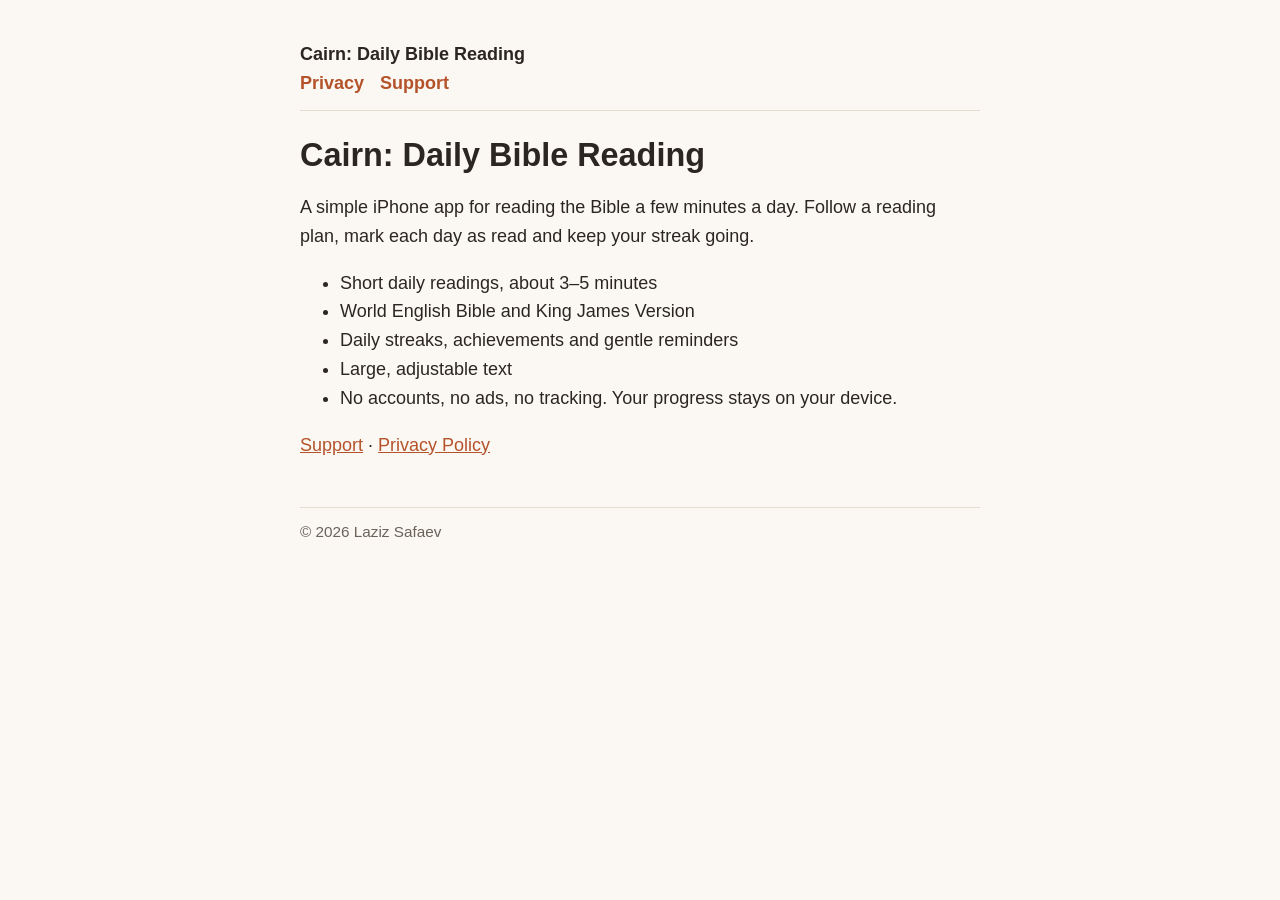
<file: index.html>
<!doctype html>
<html lang="en">
<head>
<meta charset="utf-8">
<meta name="viewport" content="width=device-width, initial-scale=1">
<title>Cairn: Daily Bible Reading</title>
<link rel="stylesheet" href="style.css">
</head>
<body>
<main>
<header>
  <a href="./">Cairn: Daily Bible Reading</a>
  <nav><a href="privacy.html">Privacy</a><a href="support.html">Support</a></nav>
</header>

<h1>Cairn: Daily Bible Reading</h1>
<p>A simple iPhone app for reading the Bible a few minutes a day. Follow a reading plan, mark each day as read and keep your streak going.</p>
<ul>
  <li>Short daily readings, about 3–5 minutes</li>
  <li>World English Bible and King James Version</li>
  <li>Daily streaks, achievements and gentle reminders</li>
  <li>Large, adjustable text</li>
  <li>No accounts, no ads, no tracking. Your progress stays on your device.</li>
</ul>
<p><a href="support.html">Support</a> · <a href="privacy.html">Privacy Policy</a></p>

<footer>© 2026 Laziz Safaev</footer>
</main>
</body>
</html>
</file>
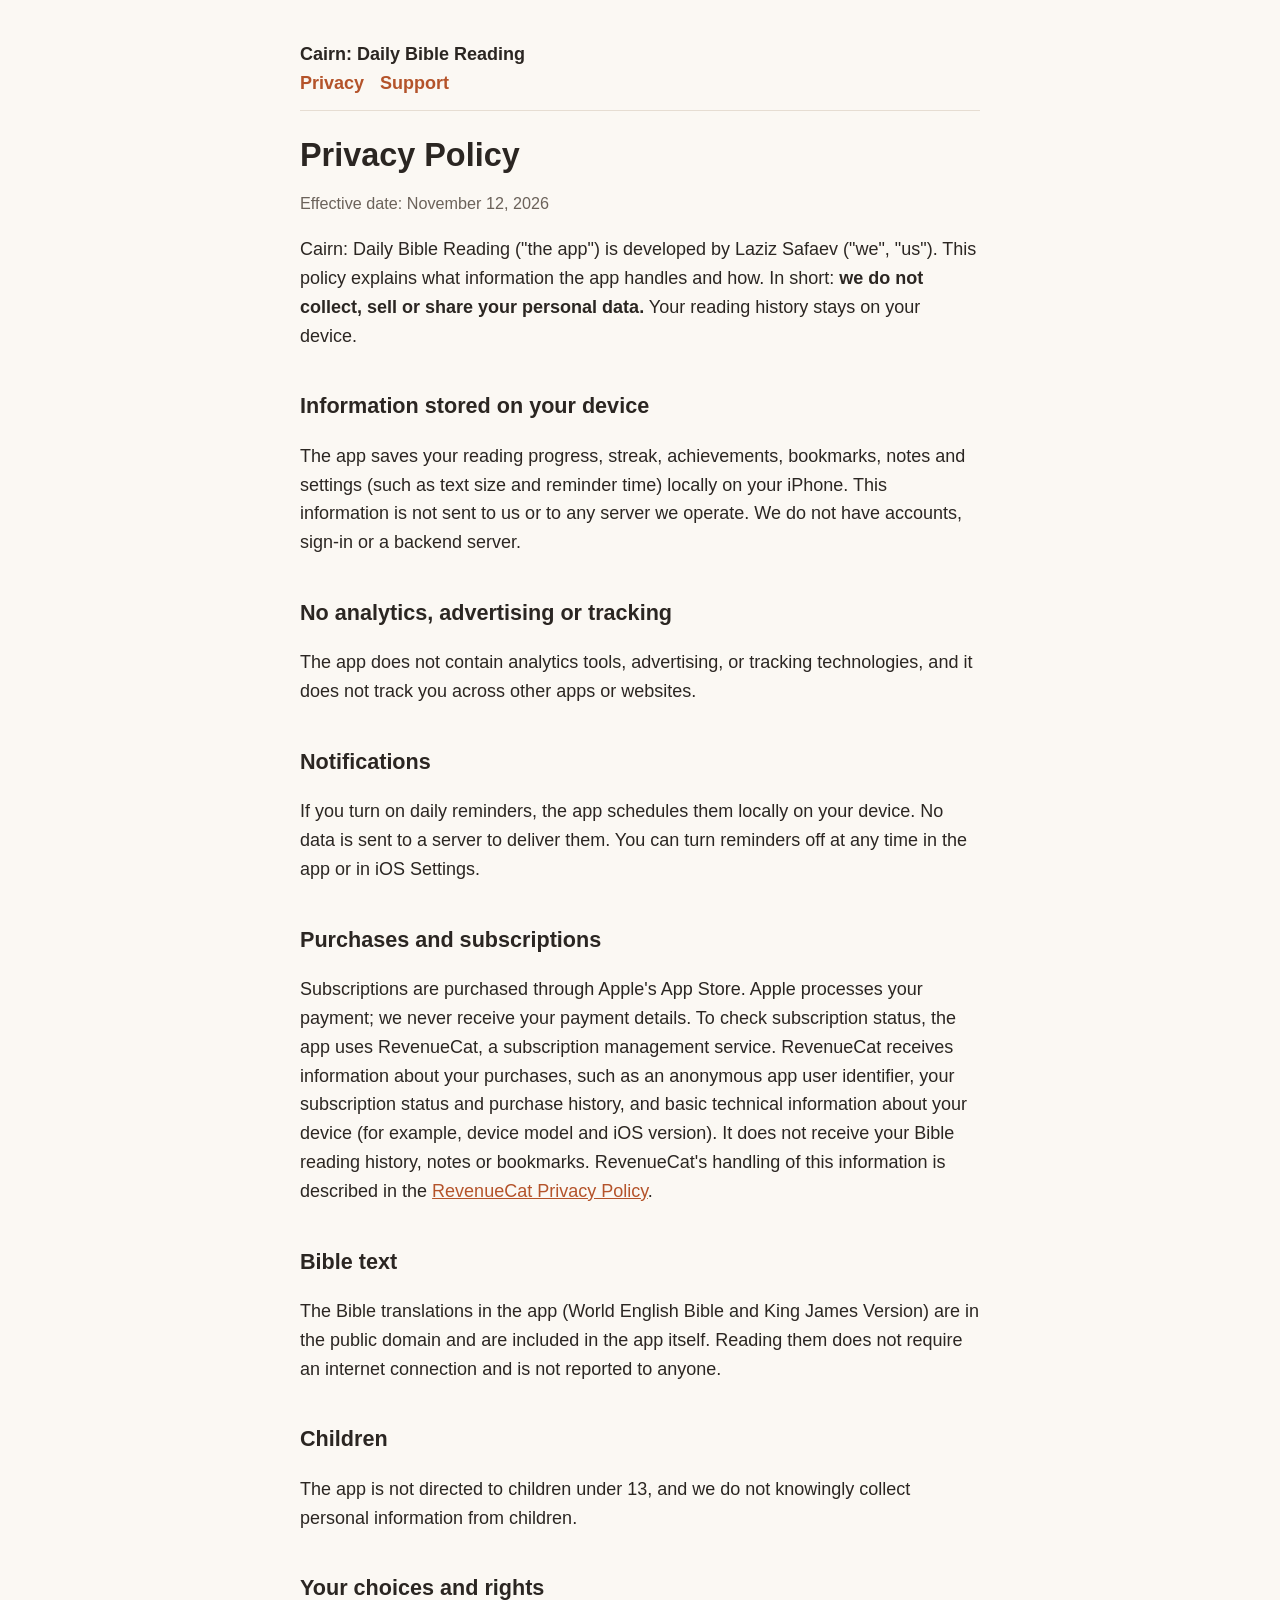
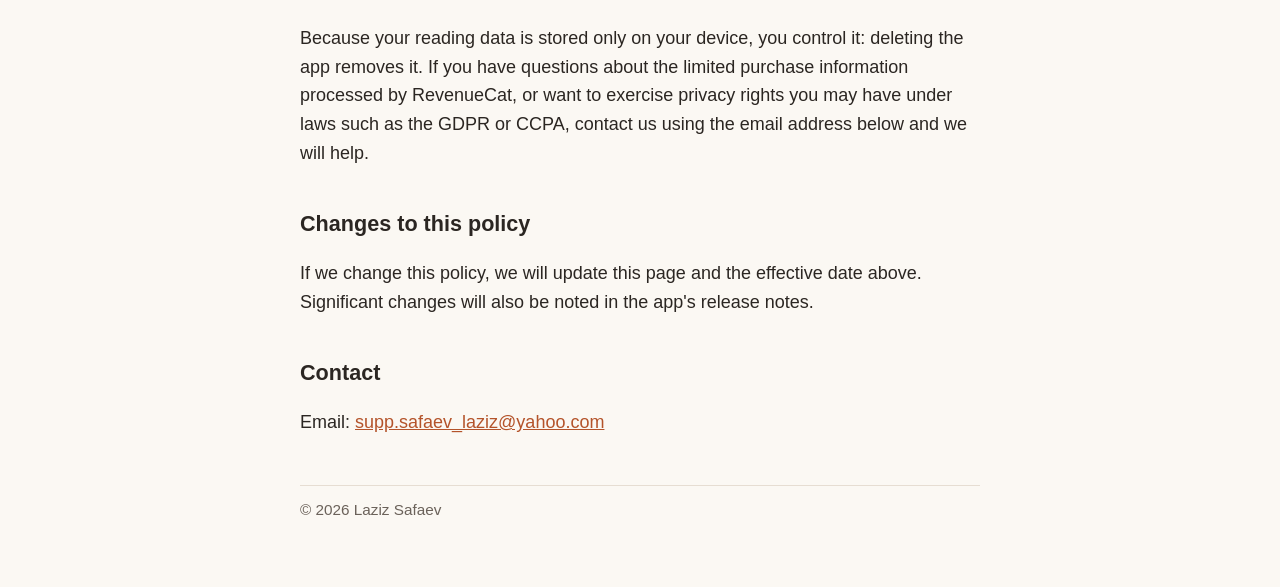
<file: privacy.html>
<!doctype html>
<html lang="en">
<head>
<meta charset="utf-8">
<meta name="viewport" content="width=device-width, initial-scale=1">
<title>Privacy Policy – Cairn: Daily Bible Reading</title>
<link rel="stylesheet" href="style.css">
</head>
<body>
<main>
<header>
  <a href="./">Cairn: Daily Bible Reading</a>
  <nav><a href="privacy.html">Privacy</a><a href="support.html">Support</a></nav>
</header>

<h1>Privacy Policy</h1>
<p class="muted">Effective date: November 12, 2026</p>

<p>Cairn: Daily Bible Reading ("the app") is developed by Laziz Safaev ("we", "us"). This policy explains what information the app handles and how. In short: <strong>we do not collect, sell or share your personal data.</strong> Your reading history stays on your device.</p>

<h2>Information stored on your device</h2>
<p>The app saves your reading progress, streak, achievements, bookmarks, notes and settings (such as text size and reminder time) locally on your iPhone. This information is not sent to us or to any server we operate. We do not have accounts, sign-in or a backend server.</p>

<h2>No analytics, advertising or tracking</h2>
<p>The app does not contain analytics tools, advertising, or tracking technologies, and it does not track you across other apps or websites.</p>

<h2>Notifications</h2>
<p>If you turn on daily reminders, the app schedules them locally on your device. No data is sent to a server to deliver them. You can turn reminders off at any time in the app or in iOS Settings.</p>

<h2>Purchases and subscriptions</h2>
<p>Subscriptions are purchased through Apple's App Store. Apple processes your payment; we never receive your payment details. To check subscription status, the app uses RevenueCat, a subscription management service. RevenueCat receives information about your purchases, such as an anonymous app user identifier, your subscription status and purchase history, and basic technical information about your device (for example, device model and iOS version). It does not receive your Bible reading history, notes or bookmarks. RevenueCat's handling of this information is described in the <a href="https://www.revenuecat.com/privacy">RevenueCat Privacy Policy</a>.</p>

<h2>Bible text</h2>
<p>The Bible translations in the app (World English Bible and King James Version) are in the public domain and are included in the app itself. Reading them does not require an internet connection and is not reported to anyone.</p>

<h2>Children</h2>
<p>The app is not directed to children under 13, and we do not knowingly collect personal information from children.</p>

<h2>Your choices and rights</h2>
<p>Because your reading data is stored only on your device, you control it: deleting the app removes it. If you have questions about the limited purchase information processed by RevenueCat, or want to exercise privacy rights you may have under laws such as the GDPR or CCPA, contact us using the email address below and we will help.</p>

<h2>Changes to this policy</h2>
<p>If we change this policy, we will update this page and the effective date above. Significant changes will also be noted in the app's release notes.</p>

<h2>Contact</h2>
<p>Email: <a id="contact-email" href="mailto:supp.safaev_laziz@yahoo.com">supp.safaev_laziz@yahoo.com</a></p>

<footer>© 2026 Laziz Safaev</footer>
</main>
</body>
</html>
</file>
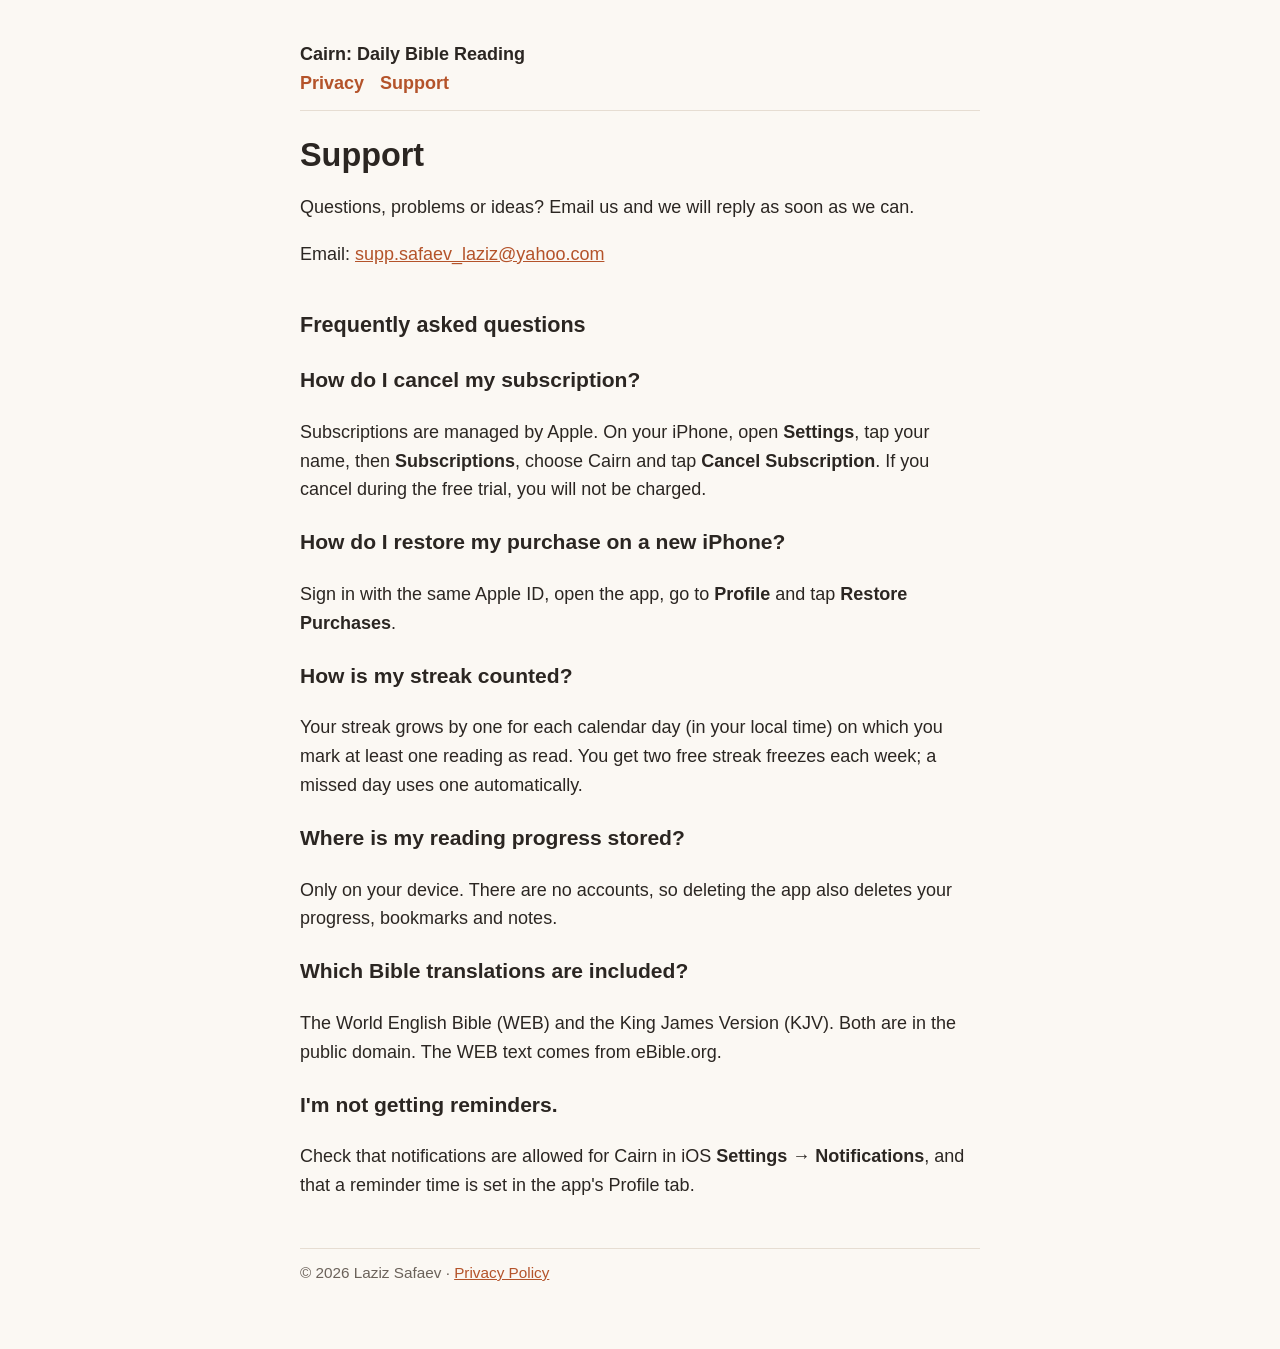
<file: support.html>
<!doctype html>
<html lang="en">
<head>
<meta charset="utf-8">
<meta name="viewport" content="width=device-width, initial-scale=1">
<title>Support – Cairn: Daily Bible Reading</title>
<link rel="stylesheet" href="style.css">
</head>
<body>
<main>
<header>
  <a href="./">Cairn: Daily Bible Reading</a>
  <nav><a href="privacy.html">Privacy</a><a href="support.html">Support</a></nav>
</header>

<h1>Support</h1>
<p>Questions, problems or ideas? Email us and we will reply as soon as we can.</p>
<p>Email: <a id="contact-email" href="mailto:supp.safaev_laziz@yahoo.com">supp.safaev_laziz@yahoo.com</a></p>

<h2>Frequently asked questions</h2>

<h3>How do I cancel my subscription?</h3>
<p>Subscriptions are managed by Apple. On your iPhone, open <strong>Settings</strong>, tap your name, then <strong>Subscriptions</strong>, choose Cairn and tap <strong>Cancel Subscription</strong>. If you cancel during the free trial, you will not be charged.</p>

<h3>How do I restore my purchase on a new iPhone?</h3>
<p>Sign in with the same Apple ID, open the app, go to <strong>Profile</strong> and tap <strong>Restore Purchases</strong>.</p>

<h3>How is my streak counted?</h3>
<p>Your streak grows by one for each calendar day (in your local time) on which you mark at least one reading as read. You get two free streak freezes each week; a missed day uses one automatically.</p>

<h3>Where is my reading progress stored?</h3>
<p>Only on your device. There are no accounts, so deleting the app also deletes your progress, bookmarks and notes.</p>

<h3>Which Bible translations are included?</h3>
<p>The World English Bible (WEB) and the King James Version (KJV). Both are in the public domain. The WEB text comes from eBible.org.</p>

<h3>I'm not getting reminders.</h3>
<p>Check that notifications are allowed for Cairn in iOS <strong>Settings → Notifications</strong>, and that a reminder time is set in the app's Profile tab.</p>

<footer>© 2026 Laziz Safaev · <a href="privacy.html">Privacy Policy</a></footer>
</main>
</body>
</html>
</file>
<file: style.css>
:root { --bg: #fbf8f3; --text: #2b2622; --muted: #6b625a; --accent: #b4532a; --line: #e6ddd2; }
@media (prefers-color-scheme: dark) {
  :root { --bg: #1d1a17; --text: #eee7de; --muted: #b3a89c; --accent: #e08a5c; --line: #3a332d; }
}
* { box-sizing: border-box; }
body { margin: 0; background: var(--bg); color: var(--text);
  font: 18px/1.6 -apple-system, BlinkMacSystemFont, "Segoe UI", Roboto, Helvetica, Arial, sans-serif; }
main { max-width: 720px; margin: 0 auto; padding: 40px 20px 64px; }
header { border-bottom: 1px solid var(--line); margin-bottom: 24px; padding-bottom: 12px; }
header a { color: var(--text); text-decoration: none; font-weight: 600; }
nav a { margin-right: 16px; color: var(--accent); }
h1 { font-size: 1.8em; line-height: 1.25; margin: 0.6em 0 0.3em; }
h2 { font-size: 1.2em; margin-top: 1.8em; }
a { color: var(--accent); }
.muted { color: var(--muted); font-size: 0.9em; }
footer { margin-top: 48px; border-top: 1px solid var(--line); padding-top: 12px; color: var(--muted); font-size: 0.85em; }
</file>
